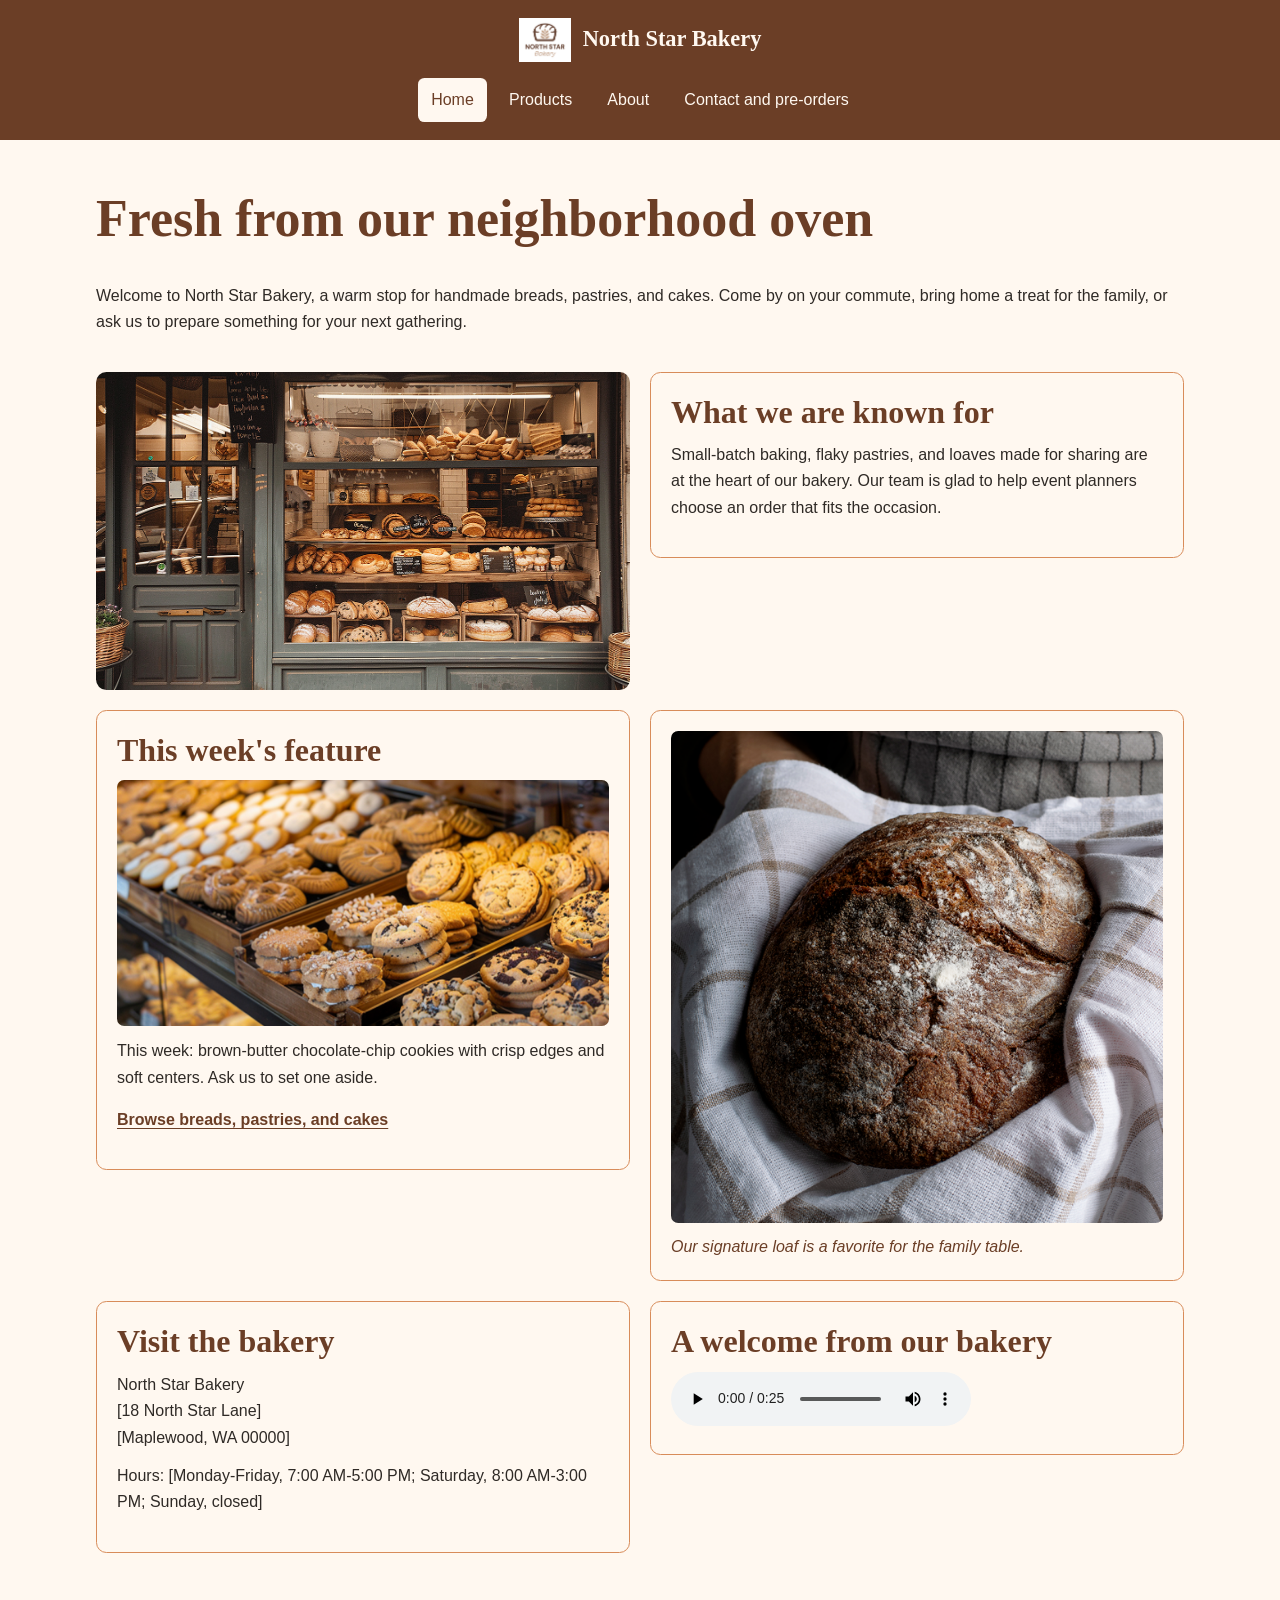
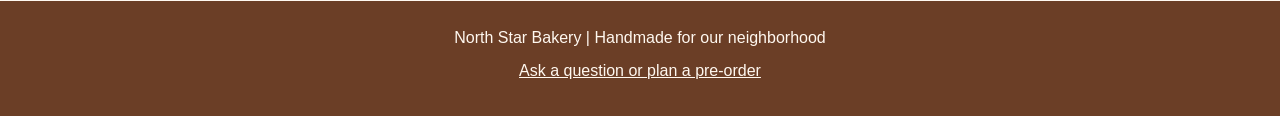
<file: index.html>
<!doctype html>
<html lang="en">
<head>
    <meta charset="utf-8">
    <meta name="viewport" content="width=device-width, initial-scale=1">
    <link rel="stylesheet" href="styles.css">
    <title>North Star Bakery | Home</title>
</head>
<body>
    <header class="site-header">
        <p class="brand"><img src="Bakery_c/bakery-logo_c.png" alt=""> North Star Bakery</p>
        <nav class="site-nav" aria-label="Main navigation">
            <ul>
                <li><a href="index.html" aria-current="page">Home</a></li>
                <li><a href="products.html">Products</a></li>
                <li><a href="about.html">About</a></li>
                <li><a href="contact.html">Contact and pre-orders</a></li>
            </ul>
        </nav>
    </header>

    <main class="page-home">
        <h1>Fresh from our neighborhood oven</h1>
        <p>Welcome to North Star Bakery, a warm stop for handmade breads, pastries, and cakes. Come by on your commute, bring home a treat for the family, or ask us to prepare something for your next gathering.</p>

        <img class="storefront" src="Bakery_c/bakery-storefront_c.png" alt="Bakery storefront with shelves of bread and pastries visible through the front window">

        <section aria-labelledby="known-for">
            <h2 id="known-for">What we are known for</h2>
            <p>Small-batch baking, flaky pastries, and loaves made for sharing are at the heart of our bakery. Our team is glad to help event planners choose an order that fits the occasion.</p>
        </section>

        <section aria-labelledby="weekly-feature">
            <h2 id="weekly-feature">This week's feature</h2>
            <picture>
                <source media="(max-width: 600px)" srcset="Bakery_c/bakery-feature-small_c.png" type="image/png">
                <source media="(min-width: 601px)" srcset="Bakery_c/bakery-feature-large_c.png" type="image/png">
                <img src="Bakery_c/bakery-feature-large_c.png" alt="Assorted cookies and pastries displayed in the bakery case">
            </picture>
            <p>This week: brown-butter chocolate-chip cookies with crisp edges and soft centers. Ask us to set one aside.</p>
            <p><a href="products.html">Browse breads, pastries, and cakes</a></p>
        </section>

        <figure>
            <img src="Bakery_c/bakery-signature-loaf_c.png" alt="Round rustic signature loaf resting on a cloth">
            <figcaption>Our signature loaf is a favorite for the family table.</figcaption>
        </figure>

        <section aria-labelledby="visit">
            <h2 id="visit">Visit the bakery</h2>
            <address>
                North Star Bakery<br>
                [18 North Star Lane]<br>
                [Maplewood, WA 00000]
            </address>
            <p>Hours: [Monday-Friday, 7:00 AM-5:00 PM; Saturday, 8:00 AM-3:00 PM; Sunday, closed]</p>
        </section>

        <section aria-labelledby="welcome-audio">
            <h2 id="welcome-audio">A welcome from our bakery</h2>
            <audio controls>
                <source src="Bakery_c/bakery-welcome_c.mp3" type="audio/mpeg">
                Your browser cannot play this audio. Visit our Contact page for help with an order or question.
            </audio>
        </section>
    </main>

    <footer class="site-footer">
        <p>North Star Bakery | Handmade for our neighborhood</p>
        <p><a href="contact.html">Ask a question or plan a pre-order</a></p>
    </footer>
</body>
</html>
</file>
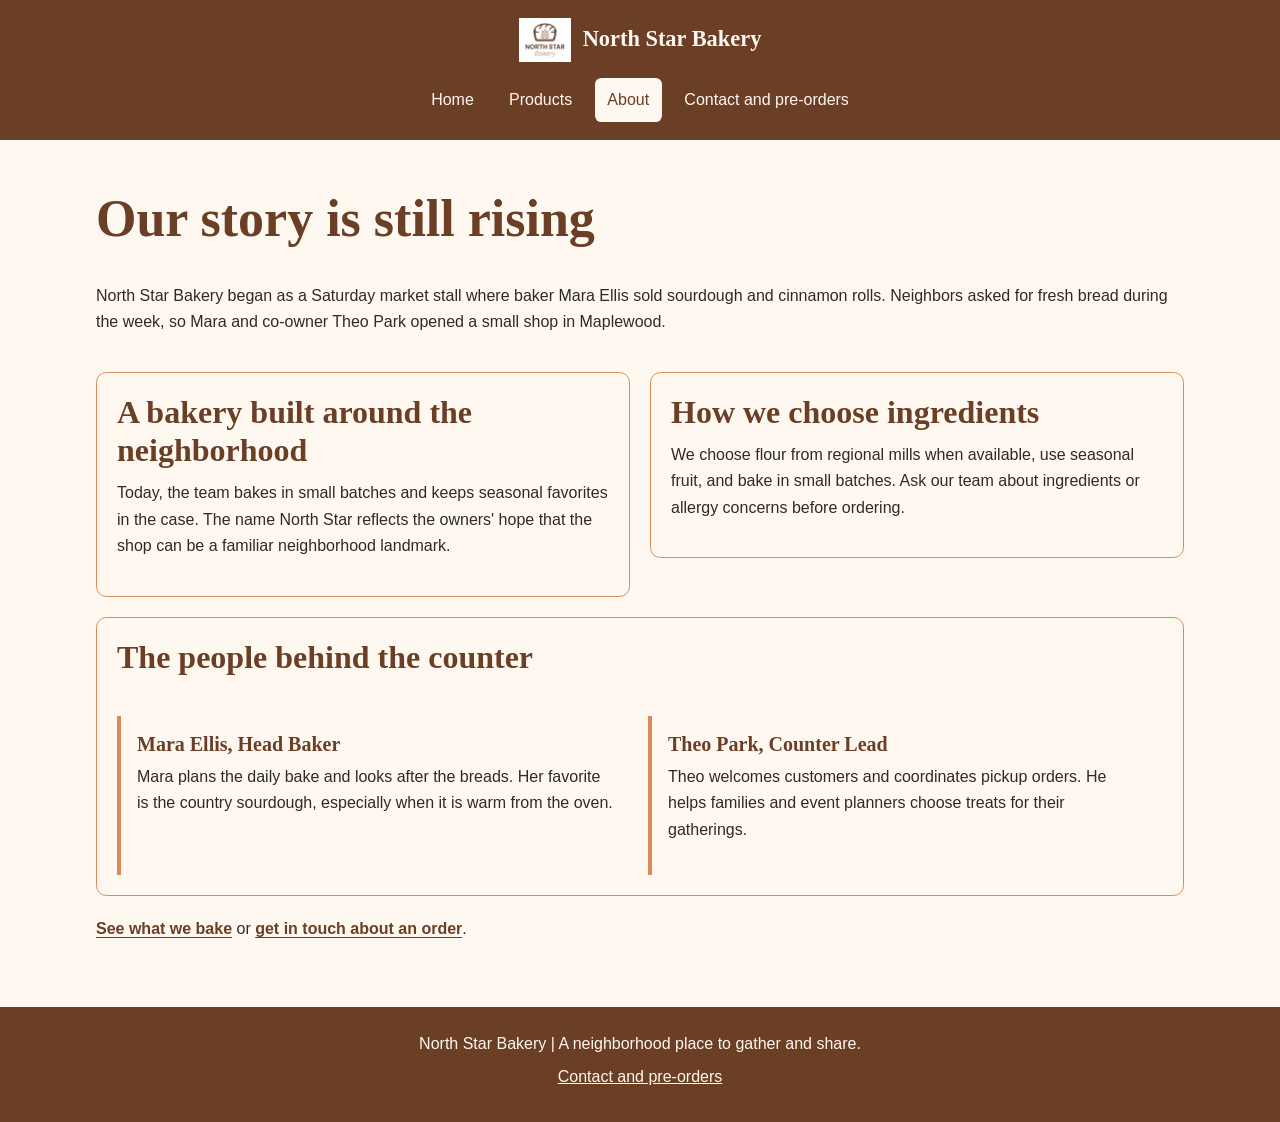
<file: about.html>
<!doctype html>
<html lang="en">
<head>
    <meta charset="utf-8">
    <meta name="viewport" content="width=device-width, initial-scale=1">
    <link rel="stylesheet" href="styles.css">
    <title>North Star Bakery | About</title>
</head>
<body>
    <header class="site-header">
        <p class="brand"><img src="Bakery_c/bakery-logo_c.png" alt=""> North Star Bakery</p>
        <nav class="site-nav" aria-label="Main navigation">
            <ul>
                <li><a href="index.html">Home</a></li>
                <li><a href="products.html">Products</a></li>
                <li><a href="about.html" aria-current="page">About</a></li>
                <li><a href="contact.html">Contact and pre-orders</a></li>
            </ul>
        </nav>
    </header>

    <main class="page-about">
        <h1>Our story is still rising</h1>
        <!-- Draft story and team names: personalize or verify before publishing. -->
        <p>North Star Bakery began as a Saturday market stall where baker Mara Ellis sold sourdough and cinnamon rolls. Neighbors asked for fresh bread during the week, so Mara and co-owner Theo Park opened a small shop in Maplewood.</p>

        <section aria-labelledby="our-story">
            <h2 id="our-story">A bakery built around the neighborhood</h2>
            <p>Today, the team bakes in small batches and keeps seasonal favorites in the case. The name North Star reflects the owners' hope that the shop can be a familiar neighborhood landmark.</p>
        </section>

        <section aria-labelledby="sourcing">
            <h2 id="sourcing">How we choose ingredients</h2>
            <p>We choose flour from regional mills when available, use seasonal fruit, and bake in small batches. Ask our team about ingredients or allergy concerns before ordering.</p>
        </section>

        <section aria-labelledby="team">
            <h2 id="team">The people behind the counter</h2>
            <article>
                <h3>Mara Ellis, Head Baker</h3>
                <p>Mara plans the daily bake and looks after the breads. Her favorite is the country sourdough, especially when it is warm from the oven.</p>
            </article>
            <article>
                <h3>Theo Park, Counter Lead</h3>
                <p>Theo welcomes customers and coordinates pickup orders. He helps families and event planners choose treats for their gatherings.</p>
            </article>
        </section>

        <p><a href="products.html">See what we bake</a> or <a href="contact.html">get in touch about an order</a>.</p>
    </main>

    <footer class="site-footer">
        <p>North Star Bakery | A neighborhood place to gather and share.</p>
        <p><a href="contact.html">Contact and pre-orders</a></p>
    </footer>
</body>
</html>
</file>
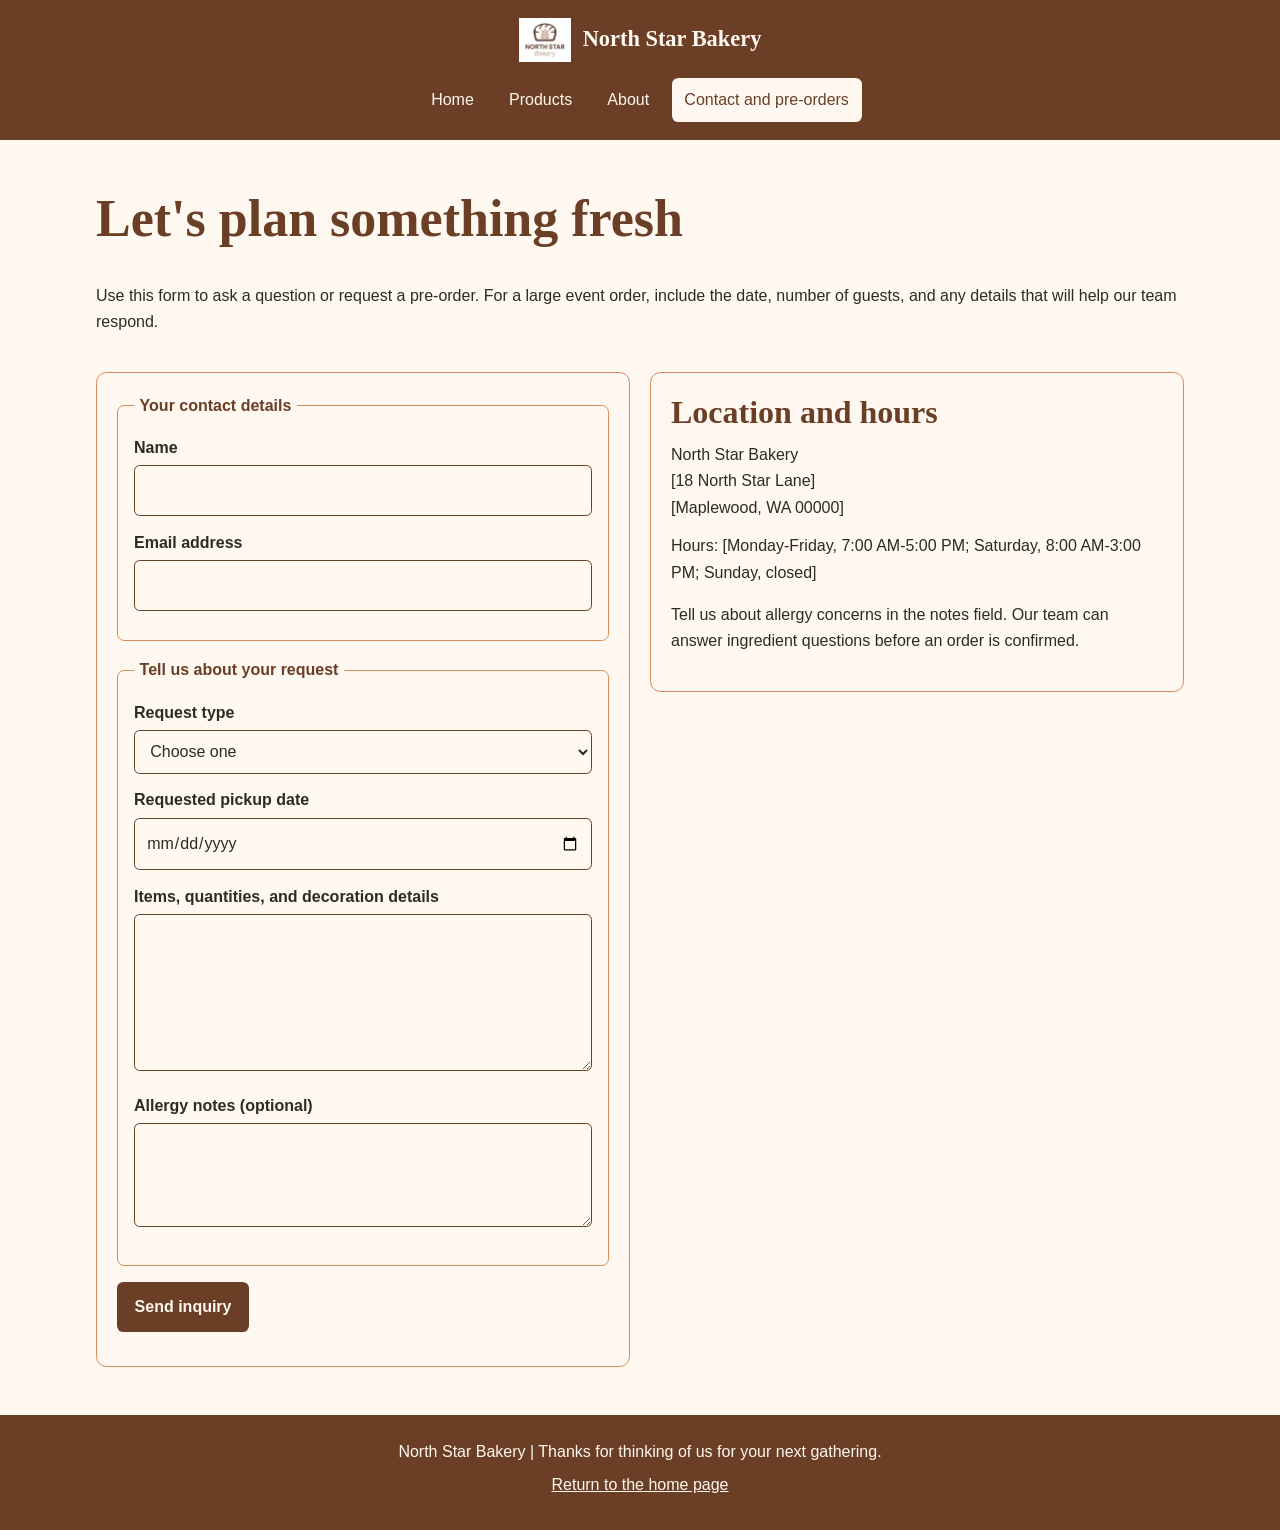
<file: contact.html>
<!doctype html>
<html lang="en">
<head>
    <meta charset="utf-8">
    <meta name="viewport" content="width=device-width, initial-scale=1">
    <link rel="stylesheet" href="styles.css">
    <title>North Star Bakery | Contact and Pre-orders</title>
</head>
<body>
    <header class="site-header">
        <p class="brand"><img src="Bakery_c/bakery-logo_c.png" alt=""> North Star Bakery</p>
        <nav class="site-nav" aria-label="Main navigation">
            <ul>
                <li><a href="index.html">Home</a></li>
                <li><a href="products.html">Products</a></li>
                <li><a href="about.html">About</a></li>
                <li><a href="contact.html" aria-current="page">Contact and pre-orders</a></li>
            </ul>
        </nav>
    </header>

    <main class="page-contact">
        <h1>Let's plan something fresh</h1>
        <p>Use this form to ask a question or request a pre-order. For a large event order, include the date, number of guests, and any details that will help our team respond.</p>

        <!-- Demonstration form: connect to a real form handler before publishing. -->
        <form class="contact-form" action="#" method="post">
            <fieldset>
                <legend>Your contact details</legend>
                <p>
                    <label for="customer-name">Name</label>
                    <input id="customer-name" name="customer-name" type="text" autocomplete="name" minlength="2" maxlength="80" required>
                </p>
                <p>
                    <label for="customer-email">Email address</label>
                    <input id="customer-email" name="customer-email" type="email" autocomplete="email" maxlength="120" required>
                </p>
            </fieldset>

            <fieldset>
                <legend>Tell us about your request</legend>
                <p>
                    <label for="request-type">Request type</label>
                    <select id="request-type" name="request-type" required>
                        <option value="">Choose one</option>
                        <option value="pre-order">Pre-order</option>
                        <option value="general-question">General question</option>
                        <option value="event-order">Event order</option>
                    </select>
                </p>
                <p>
                    <label for="pickup-date">Requested pickup date</label>
                    <input id="pickup-date" name="pickup-date" type="date" required>
                </p>
                <p>
                    <label for="item-details">Items, quantities, and decoration details</label>
                    <textarea id="item-details" name="item-details" rows="5" minlength="5" maxlength="1000" required></textarea>
                </p>
                <p>
                    <label for="allergy-notes">Allergy notes (optional)</label>
                    <textarea id="allergy-notes" name="allergy-notes" rows="3" maxlength="500"></textarea>
                </p>
            </fieldset>

            <p><button type="submit">Send inquiry</button></p>
        </form>

        <section aria-labelledby="contact-details">
            <h2 id="contact-details">Location and hours</h2>
            <address>
                North Star Bakery<br>
                [18 North Star Lane]<br>
                [Maplewood, WA 00000]
            </address>
            <p>Hours: [Monday-Friday, 7:00 AM-5:00 PM; Saturday, 8:00 AM-3:00 PM; Sunday, closed]</p>
            <p>Tell us about allergy concerns in the notes field. Our team can answer ingredient questions before an order is confirmed.</p>
        </section>
    </main>

    <footer class="site-footer">
        <p>North Star Bakery | Thanks for thinking of us for your next gathering.</p>
        <p><a href="index.html">Return to the home page</a></p>
    </footer>
</body>
</html>
</file>
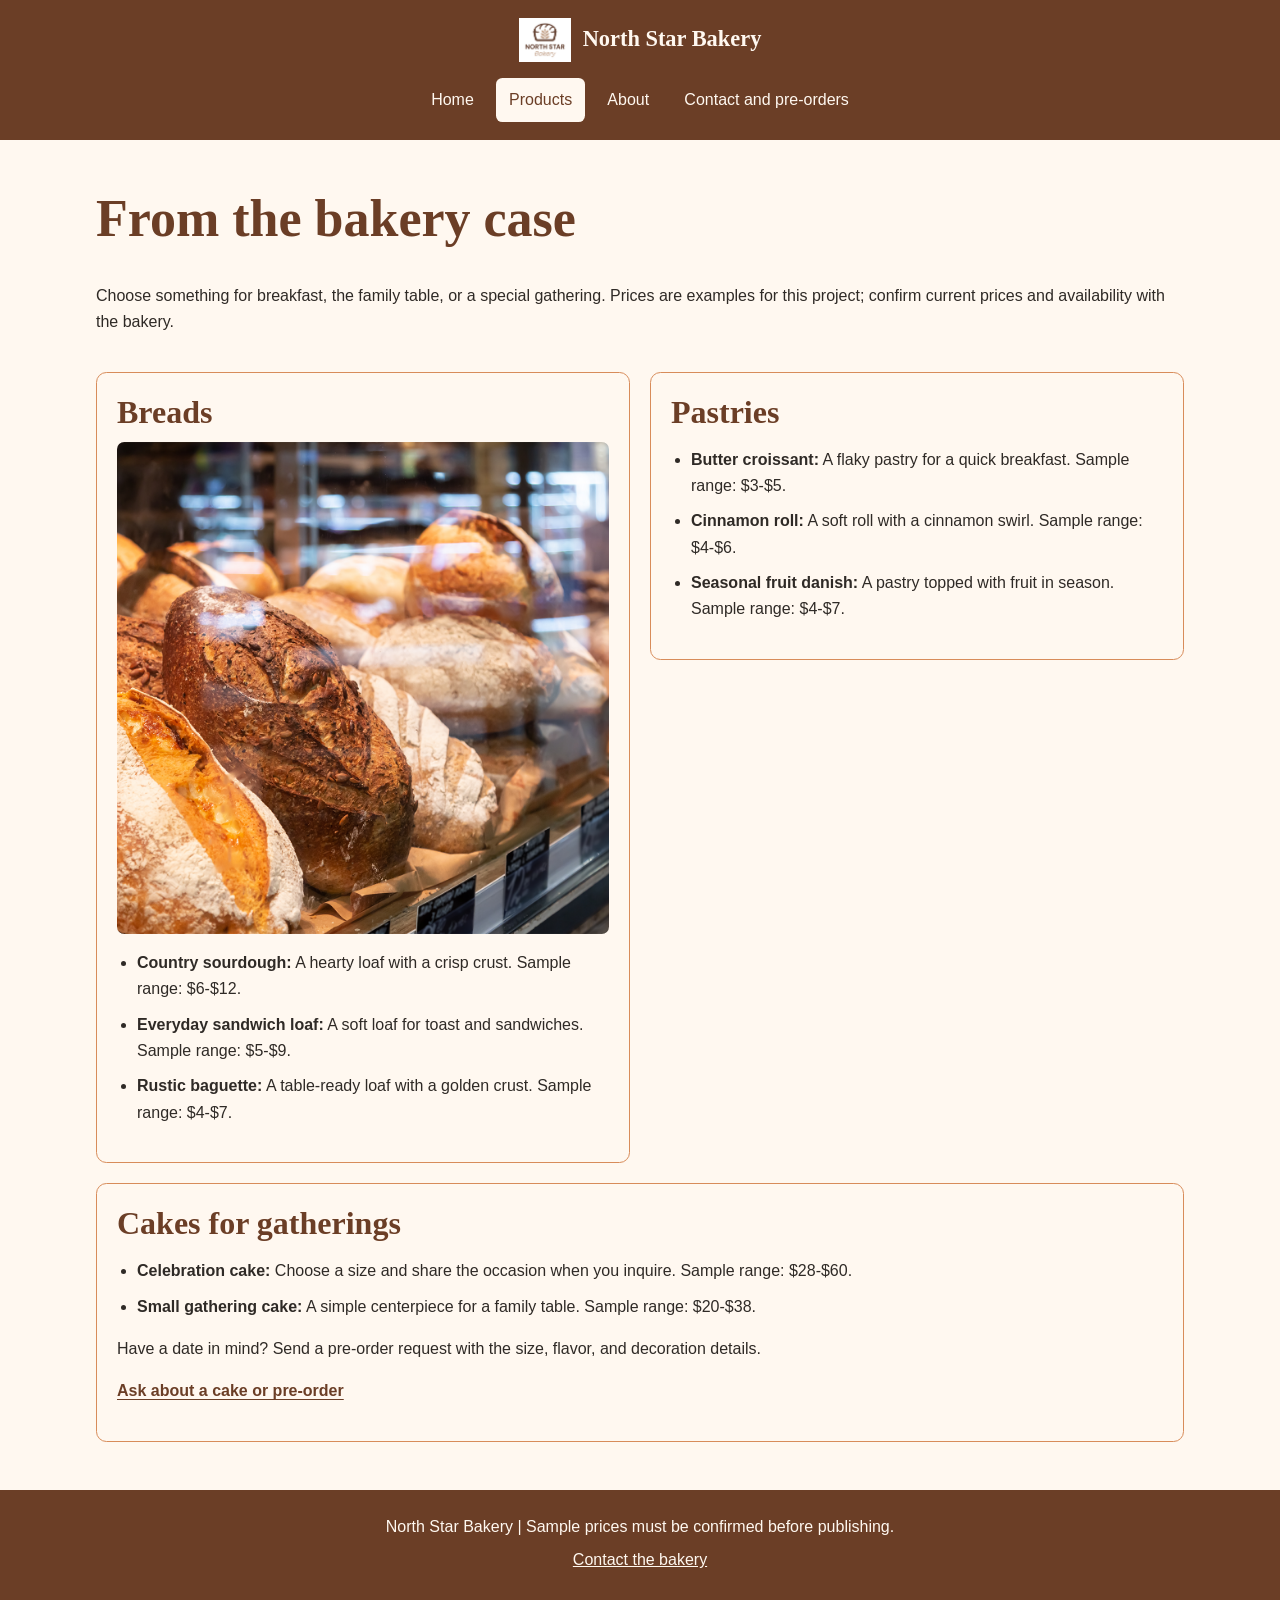
<file: products.html>
<!doctype html>
<html lang="en">
<head>
    <meta charset="utf-8">
    <meta name="viewport" content="width=device-width, initial-scale=1">
    <link rel="stylesheet" href="styles.css">
    <title>North Star Bakery | Products</title>
</head>
<body>
    <header class="site-header">
        <p class="brand"><img src="Bakery_c/bakery-logo_c.png" alt=""> North Star Bakery</p>
        <nav class="site-nav" aria-label="Main navigation">
            <ul>
                <li><a href="index.html">Home</a></li>
                <li><a href="products.html" aria-current="page">Products</a></li>
                <li><a href="about.html">About</a></li>
                <li><a href="contact.html">Contact and pre-orders</a></li>
            </ul>
        </nav>
    </header>

    <main class="page-products">
        <h1>From the bakery case</h1>
        <p>Choose something for breakfast, the family table, or a special gathering. Prices are examples for this project; confirm current prices and availability with the bakery.</p>

        <section class="menu-card" aria-labelledby="breads">
            <h2 id="breads">Breads</h2>
            <img src="Bakery_c/bakery-bread_c.png" alt="Assorted crusty loaves displayed in the bakery case">
            <ul>
                <li><strong>Country sourdough:</strong> A hearty loaf with a crisp crust. Sample range: $6-$12.</li>
                <li><strong>Everyday sandwich loaf:</strong> A soft loaf for toast and sandwiches. Sample range: $5-$9.</li>
                <li><strong>Rustic baguette:</strong> A table-ready loaf with a golden crust. Sample range: $4-$7.</li>
            </ul>
        </section>

        <section class="menu-card" aria-labelledby="pastries">
            <h2 id="pastries">Pastries</h2>
            <ul>
                <li><strong>Butter croissant:</strong> A flaky pastry for a quick breakfast. Sample range: $3-$5.</li>
                <li><strong>Cinnamon roll:</strong> A soft roll with a cinnamon swirl. Sample range: $4-$6.</li>
                <li><strong>Seasonal fruit danish:</strong> A pastry topped with fruit in season. Sample range: $4-$7.</li>
            </ul>
        </section>

        <section class="menu-card" aria-labelledby="cakes">
            <h2 id="cakes">Cakes for gatherings</h2>
            <ul>
                <li><strong>Celebration cake:</strong> Choose a size and share the occasion when you inquire. Sample range: $28-$60.</li>
                <li><strong>Small gathering cake:</strong> A simple centerpiece for a family table. Sample range: $20-$38.</li>
            </ul>
            <p>Have a date in mind? Send a pre-order request with the size, flavor, and decoration details.</p>
            <p><a href="contact.html">Ask about a cake or pre-order</a></p>
        </section>
    </main>

    <footer class="site-footer">
        <p>North Star Bakery | Sample prices must be confirmed before publishing.</p>
        <p><a href="contact.html">Contact the bakery</a></p>
    </footer>
</body>
</html>
</file>
<file: styles.css>
/* North Star Bakery: warm, readable styles that work on phones first. */
:root {
    --cream: #FFF8F0;
    --brown: #6B3E26;
    --peach: #D88C5A;
    --charcoal: #2F2A26;
    --content-width: 68rem;
}

* { box-sizing: border-box; }

html { scroll-behavior: smooth; }

body {
    margin: 0;
    background: var(--cream);
    color: var(--charcoal);
    font-family: Arial, sans-serif;
    font-size: 1rem;
    line-height: 1.65;
}

img, picture, audio { max-width: 100%; }
img { height: auto; }

.site-header {
    background: var(--brown);
    color: var(--cream);
    padding: 1rem;
}

.site-header p { margin: 0; }

.brand {
    display: flex;
    align-items: center;
    gap: .75rem;
    justify-content: center;
    font-family: Georgia, serif;
    font-size: 1.4rem;
    font-weight: bold;
}

.brand img { width: 3.25rem; }

.site-nav ul {
    display: flex;
    flex-direction: column;
    align-items: stretch;
    gap: .35rem;
    list-style: none;
    margin: 1rem auto 0;
    max-width: var(--content-width);
    padding: 0;
}

.site-nav a {
    display: block;
    padding: .55rem .8rem;
    border-radius: .4rem;
    color: var(--cream);
    text-align: center;
    text-decoration: none;
}

.site-nav a:hover, .site-nav a[aria-current="page"] {
    background: var(--cream);
    color: var(--brown);
}

main {
    width: min(100% - 2rem, var(--content-width));
    margin: 0 auto;
    padding: 2rem 0 3rem;
}

h1, h2, h3 {
    color: var(--brown);
    font-family: Georgia, serif;
    line-height: 1.2;
}

h1 { font-size: clamp(2rem, 8vw, 3.25rem); margin: 0 0 .8rem; }
h2 { font-size: clamp(1.45rem, 5vw, 2rem); margin: 0 0 .7rem; }
h3 { font-size: 1.25rem; margin: 0 0 .5rem; }
p { margin: 0 0 1rem; }

main > h1, main > h1 + p { flex-basis: 100%; }

.page-home, .page-products, .page-about, .page-contact {
    display: flex;
    flex-wrap: wrap;
    align-items: flex-start;
    gap: 1.25rem;
}

.page-home > *, .page-products > *, .page-about > *, .page-contact > * { min-width: 0; }
.page-home > h1, .page-home > h1 + p,
.page-products > h1, .page-products > h1 + p,
.page-about > h1, .page-about > h1 + p,
.page-contact > h1, .page-contact > h1 + p { flex: 1 1 100%; }

.page-home > section, .page-home > figure,
.menu-card, .page-about > section, .contact-form, .page-contact > section {
    flex: 1 1 100%;
    margin: 0;
    padding: 1.25rem;
    border: 1px solid var(--peach);
    border-radius: .65rem;
    background: var(--cream);
}

.page-home > img {
    display: block;
    width: 100%;
    border-radius: .65rem;
}

.page-home picture { display: block; margin-bottom: .75rem; }
.page-home picture img { display: block; width: 100%; border-radius: .45rem; }
.page-home figure img, .menu-card > img { display: block; width: 100%; border-radius: .45rem; }
figcaption { margin-top: .7rem; color: var(--brown); font-style: italic; }

.page-home address, .page-contact address { font-style: normal; margin-bottom: .75rem; }

.menu-card ul { padding-left: 1.25rem; }
.menu-card li { margin-bottom: .55rem; }

.page-about article {
    margin-top: .8rem;
    padding: 1rem;
    border-left: .3rem solid var(--peach);
    background: var(--cream);
}

.page-contact { gap: 1.25rem; }
.contact-form fieldset {
    margin: 0 0 1rem;
    padding: 1rem;
    border: 1px solid var(--peach);
    border-radius: .45rem;
}
.contact-form legend { padding: 0 .35rem; color: var(--brown); font-weight: bold; }
.contact-form p { margin-bottom: .85rem; }
.contact-form label { display: block; margin-bottom: .25rem; font-weight: bold; }
.contact-form input, .contact-form select, .contact-form textarea {
    width: 100%;
    padding: .7rem;
    border: 1px solid var(--brown);
    border-radius: .35rem;
    background: var(--cream);
    color: var(--charcoal);
    font: inherit;
}
.contact-form textarea { resize: vertical; }
button {
    padding: .75rem 1.1rem;
    border: 0;
    border-radius: .4rem;
    background: var(--brown);
    color: var(--cream);
    font: inherit;
    font-weight: bold;
    cursor: pointer;
}
button:hover { background: var(--brown); color: var(--cream); outline: 2px solid var(--peach); outline-offset: 2px; }

main a { color: var(--brown); font-weight: bold; text-underline-offset: .2em; }
main a:hover { color: var(--brown); text-decoration-thickness: .15em; }
a:focus-visible, button:focus-visible, input:focus-visible, select:focus-visible, textarea:focus-visible {
    outline: 3px solid var(--peach);
    outline-offset: 3px;
}

.site-footer {
    padding: 1.5rem 1rem;
    background: var(--brown);
    color: var(--cream);
    text-align: center;
}
.site-footer p { margin-bottom: .45rem; }
.site-footer a { color: var(--cream); }

@media (min-width: 700px) {
    .site-header { padding: 1.1rem 2rem; }
    .site-header > p { max-width: var(--content-width); margin: 0 auto; }
    .site-nav ul { flex-direction: row; justify-content: center; gap: .6rem; }
    main { padding-top: 3rem; }
    .page-home > section, .page-home > figure, .menu-card, .page-about > section { flex: 1 1 calc(50% - 1.25rem); }
    .page-home > img { flex: 1 1 calc(50% - 1.25rem); align-self: stretch; object-fit: cover; }
    .page-home > section[aria-labelledby="weekly-feature"] { flex-basis: calc(50% - 1.25rem); }
    .page-home > section[aria-labelledby="visit"], .page-home > section[aria-labelledby="welcome-audio"] { flex-basis: calc(50% - 1.25rem); }
    .page-about > section[aria-labelledby="team"] { flex: 1 1 100%; display: flex; flex-wrap: wrap; gap: 1rem; }
    .page-about > section[aria-labelledby="team"] > h2 { flex-basis: 100%; }
    .page-about article { flex: 1 1 18rem; }
    .contact-form, .page-contact > section { flex: 1 1 calc(50% - 1.25rem); }
}

@media (min-width: 1000px) {
    .page-home > section[aria-labelledby="known-for"] { flex-basis: calc(50% - 1.25rem); }
    .page-home > section[aria-labelledby="weekly-feature"] { flex-basis: calc(50% - 1.25rem); }
}
</file>
